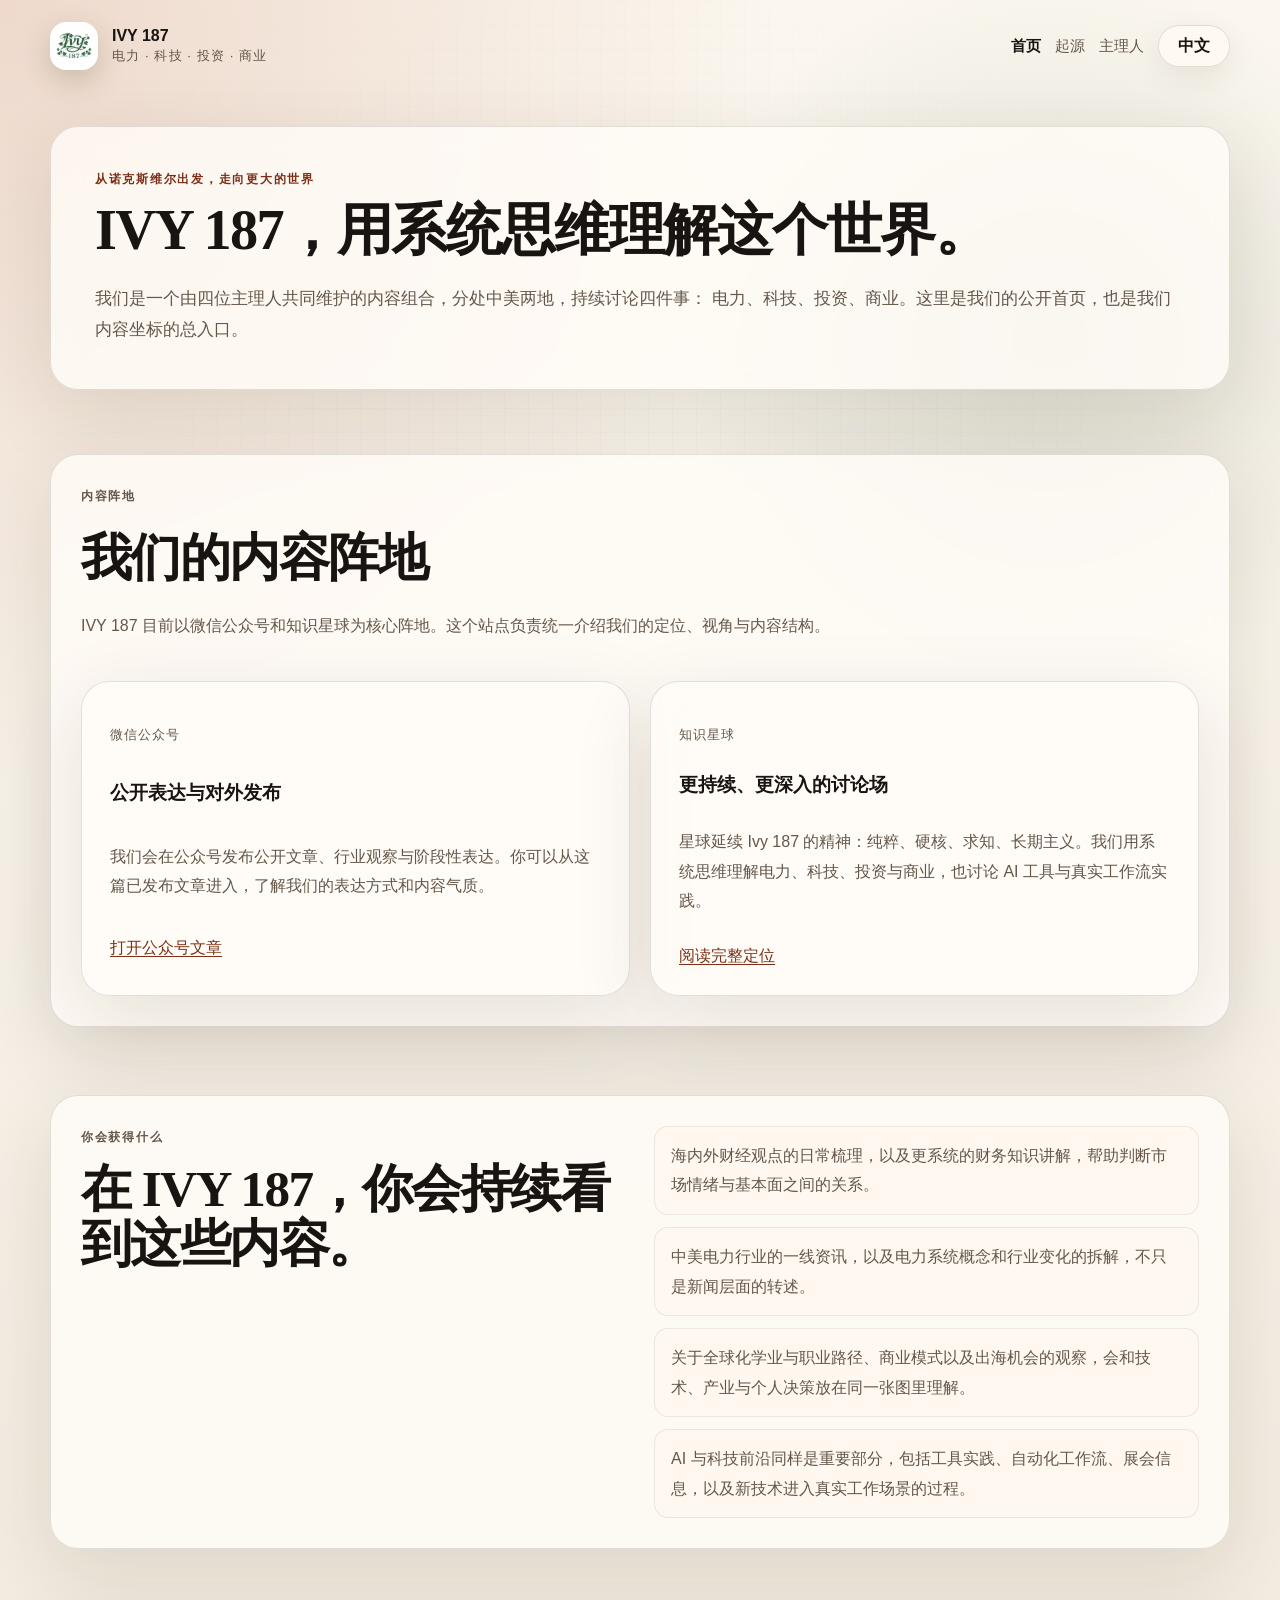
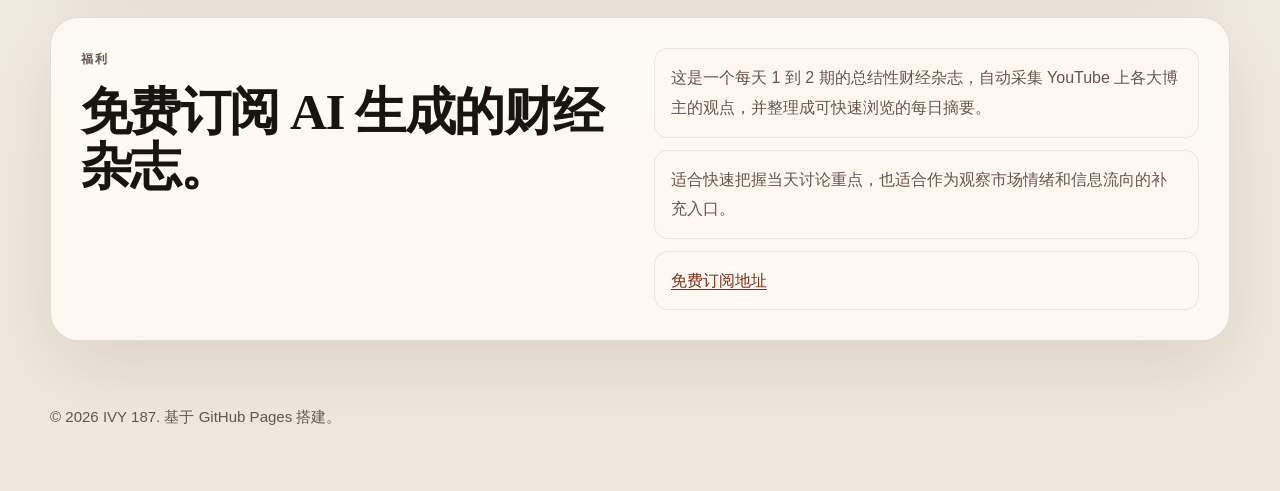
<file: index.html>
<!DOCTYPE html>
<html lang="zh-CN">
  <head>
    <meta charset="UTF-8" />
    <meta name="viewport" content="width=device-width, initial-scale=1.0" />
    <title
      data-title-zh="IVY 187 | 用系统思维理解电力、科技、投资与商业"
      data-title-en="IVY 187 | Systems Thinking on Power, Technology, Investing, and Business"
    >
      IVY 187 | 用系统思维理解电力、科技、投资与商业
    </title>
    <meta
      name="description"
      content="IVY 187 是一个由四位主理人共同维护的内容组合，持续讨论电力、科技、投资与商业。"
      data-description-zh="IVY 187 是一个由四位主理人共同维护的内容组合，持续讨论电力、科技、投资与商业。"
      data-description-en="IVY 187 is a four-person collective focused on power, technology, investing, and business through systems thinking."
    />
    <link rel="stylesheet" href="styles.css" />
  </head>
  <body>
    <div class="site-shell">
      <header class="topbar">
        <div class="brand">
          <img class="brand-mark" src="assets/ivy187-logo.svg" alt="IVY 187 logo" />
          <span class="brand-text">
            <strong>IVY 187</strong>
            <small>
              <span data-lang-content="zh">电力 · 科技 · 投资 · 商业</span>
              <span data-lang-content="en" hidden>Power · Tech · Investing · Business</span>
            </small>
          </span>
        </div>
        <div class="topbar-actions">
          <nav class="nav">
            <a href="index.html" aria-current="page">
              <span data-lang-content="zh">首页</span>
              <span data-lang-content="en" hidden>Home</span>
            </a>
            <a href="posts/own-platform.html">
              <span data-lang-content="zh">起源</span>
              <span data-lang-content="en" hidden>Origin</span>
            </a>
            <a href="curators.html">
              <span data-lang-content="zh">主理人</span>
              <span data-lang-content="en" hidden>Curators</span>
            </a>
          </nav>
          <button class="lang-toggle" type="button" data-lang-toggle>中文</button>
        </div>
      </header>

      <main id="top">
        <section class="hero hero-single" data-reveal>
          <div class="hero-copy">
            <p class="eyebrow">
              <span data-lang-content="zh">从诺克斯维尔出发，走向更大的世界</span>
              <span data-lang-content="en" hidden>From Knoxville to a Wider World</span>
            </p>
            <h1>
              <span data-lang-content="zh">IVY 187，用系统思维理解这个世界。</span>
              <span data-lang-content="en" hidden>IVY 187, making sense of the world through systems thinking.</span>
            </h1>
            <p class="lede">
              <span data-lang-content="zh">
                我们是一个由四位主理人共同维护的内容组合，分处中美两地，持续讨论四件事：
                电力、科技、投资、商业。这里是我们的公开首页，也是我们内容坐标的总入口。
              </span>
              <span data-lang-content="en" hidden>
                We are a four-person collective working across China and the United States, focused on four themes:
                power, technology, investing, and business. This site is our public front page and the central index
                for our work.
              </span>
            </p>
          </div>
        </section>

        <section class="section" id="channels">
          <div class="channels-card">
            <div class="section-heading" data-reveal>
              <p class="eyebrow">
                <span data-lang-content="zh">内容阵地</span>
                <span data-lang-content="en" hidden>Channels</span>
              </p>
              <h2>
                <span data-lang-content="zh">我们的内容阵地</span>
                <span data-lang-content="en" hidden>Where our work lives</span>
              </h2>
              <p>
                <span data-lang-content="zh">IVY 187 目前以微信公众号和知识星球为核心阵地。这个站点负责统一介绍我们的定位、视角与内容结构。</span>
                <span data-lang-content="en" hidden>
                  IVY 187 currently centers on a WeChat official account and a Knowledge Planet community. This site
                  serves as the front page that introduces our positioning, perspective, and content structure.
                </span>
              </p>
            </div>

            <div class="post-grid">
              <article class="post-card" data-reveal>
                <p class="post-meta">
                  <span data-lang-content="zh">微信公众号</span>
                  <span data-lang-content="en" hidden>WeChat Official Account</span>
                </p>
                <h3>
                  <span data-lang-content="zh">公开表达与对外发布</span>
                  <span data-lang-content="en" hidden>Public writing and outward-facing publishing</span>
                </h3>
                <p>
                  <span data-lang-content="zh">我们会在公众号发布公开文章、行业观察与阶段性表达。你可以从这篇已发布文章进入，了解我们的表达方式和内容气质。</span>
                  <span data-lang-content="en" hidden>
                    Our WeChat account is where we publish public essays, industry observations, and outward-facing
                    updates. Start with this published piece to get a feel for how we write and think.
                  </span>
                </p>
                <a href="https://mp.weixin.qq.com/s/KMYpC18nKVwLxsT1N28iNQ" target="_blank" rel="noreferrer">
                  <span data-lang-content="zh">打开公众号文章</span>
                  <span data-lang-content="en" hidden>Read the WeChat article</span>
                </a>
              </article>

              <article class="post-card" data-reveal>
                <p class="post-meta">
                  <span data-lang-content="zh">知识星球</span>
                  <span data-lang-content="en" hidden>Knowledge Planet</span>
                </p>
                <h3>
                  <span data-lang-content="zh">更持续、更深入的讨论场</span>
                  <span data-lang-content="en" hidden>A more sustained space for deeper discussion</span>
                </h3>
                <p>
                  <span data-lang-content="zh">星球延续 Ivy 187 的精神：纯粹、硬核、求知、长期主义。我们用系统思维理解电力、科技、投资与商业，也讨论 AI 工具与真实工作流实践。</span>
                  <span data-lang-content="en" hidden>
                    Our Knowledge Planet community carries forward the spirit of Ivy 187: rigor, curiosity, intellectual
                    honesty, and long-term thinking. We apply systems thinking to power, technology, investing, and
                    business, while also discussing AI tools and real-world workflows.
                  </span>
                </p>
                <a href="posts/positioning.html">
                  <span data-lang-content="zh">阅读完整定位</span>
                  <span data-lang-content="en" hidden>Read our positioning</span>
                </a>
              </article>
            </div>
          </div>
        </section>

        <section class="section" id="offer">
          <div class="contact-card" data-reveal>
            <div>
              <p class="eyebrow">
                <span data-lang-content="zh">你会获得什么</span>
                <span data-lang-content="en" hidden>What You Get</span>
              </p>
              <h2>
                <span data-lang-content="zh">在 IVY 187，你会持续看到这些内容。</span>
                <span data-lang-content="en" hidden>What you can consistently get from IVY 187.</span>
              </h2>
            </div>
            <div class="contact-list">
              <p>
                <span data-lang-content="zh">海内外财经观点的日常梳理，以及更系统的财务知识讲解，帮助判断市场情绪与基本面之间的关系。</span>
                <span data-lang-content="en" hidden>Regular syntheses of financial commentary from China and abroad, together with more structured explainers on finance fundamentals that help connect market sentiment with underlying business reality.</span>
              </p>
              <p>
                <span data-lang-content="zh">中美电力行业的一线资讯，以及电力系统概念和行业变化的拆解，不只是新闻层面的转述。</span>
                <span data-lang-content="en" hidden>First-hand updates from the power sector in both China and the United States, alongside breakdowns of power-system concepts and industry shifts that go beyond surface-level news summaries.</span>
              </p>
              <p>
                <span data-lang-content="zh">关于全球化学业与职业路径、商业模式以及出海机会的观察，会和技术、产业与个人决策放在同一张图里理解。</span>
                <span data-lang-content="en" hidden>Observations on global education and career paths, business models, and cross-border opportunities, framed together with technology, industry, and personal decision-making.</span>
              </p>
              <p>
                <span data-lang-content="zh">AI 与科技前沿同样是重要部分，包括工具实践、自动化工作流、展会信息，以及新技术进入真实工作场景的过程。</span>
                <span data-lang-content="en" hidden>AI and frontier technology are another major focus, including tools in practice, automation workflows, major events, and the process by which new technologies enter real working environments.</span>
              </p>
            </div>
          </div>
        </section>

        <section class="section" id="bonus">
          <div class="contact-card" data-reveal>
            <div>
              <p class="eyebrow">
                <span data-lang-content="zh">福利</span>
                <span data-lang-content="en" hidden>Bonus</span>
              </p>
              <h2>
                <span data-lang-content="zh">免费订阅 AI 生成的财经杂志。</span>
                <span data-lang-content="en" hidden>Free subscription to an AI-generated finance digest.</span>
              </h2>
            </div>
            <div class="contact-list">
              <p>
                <span data-lang-content="zh">这是一个每天 1 到 2 期的总结性财经杂志，自动采集 YouTube 上各大博主的观点，并整理成可快速浏览的每日摘要。</span>
                <span data-lang-content="en" hidden>This is a summary-style finance digest published one to two times per day, automatically gathering viewpoints from major YouTube creators and turning them into a fast daily read.</span>
              </p>
              <p>
                <span data-lang-content="zh">适合快速把握当天讨论重点，也适合作为观察市场情绪和信息流向的补充入口。</span>
                <span data-lang-content="en" hidden>It is useful both for quickly catching the day's main talking points and for tracking shifts in market sentiment and information flow.</span>
              </p>
              <p>
                <a href="https://alpha-signal-daily.beehiiv.com/subscribe" target="_blank" rel="noreferrer">
                  <span data-lang-content="zh">免费订阅地址</span>
                  <span data-lang-content="en" hidden>Free subscription link</span>
                </a>
              </p>
            </div>
          </div>
        </section>
      </main>

      <footer class="footer">
        <p>
          <span>&copy; <span id="year"></span> IVY 187.</span>
          <span data-lang-content="zh">基于 GitHub Pages 搭建。</span>
          <span data-lang-content="en" hidden>Built on GitHub Pages.</span>
        </p>
      </footer>
    </div>

    <script src="script.js"></script>
  </body>
</html>
</file>
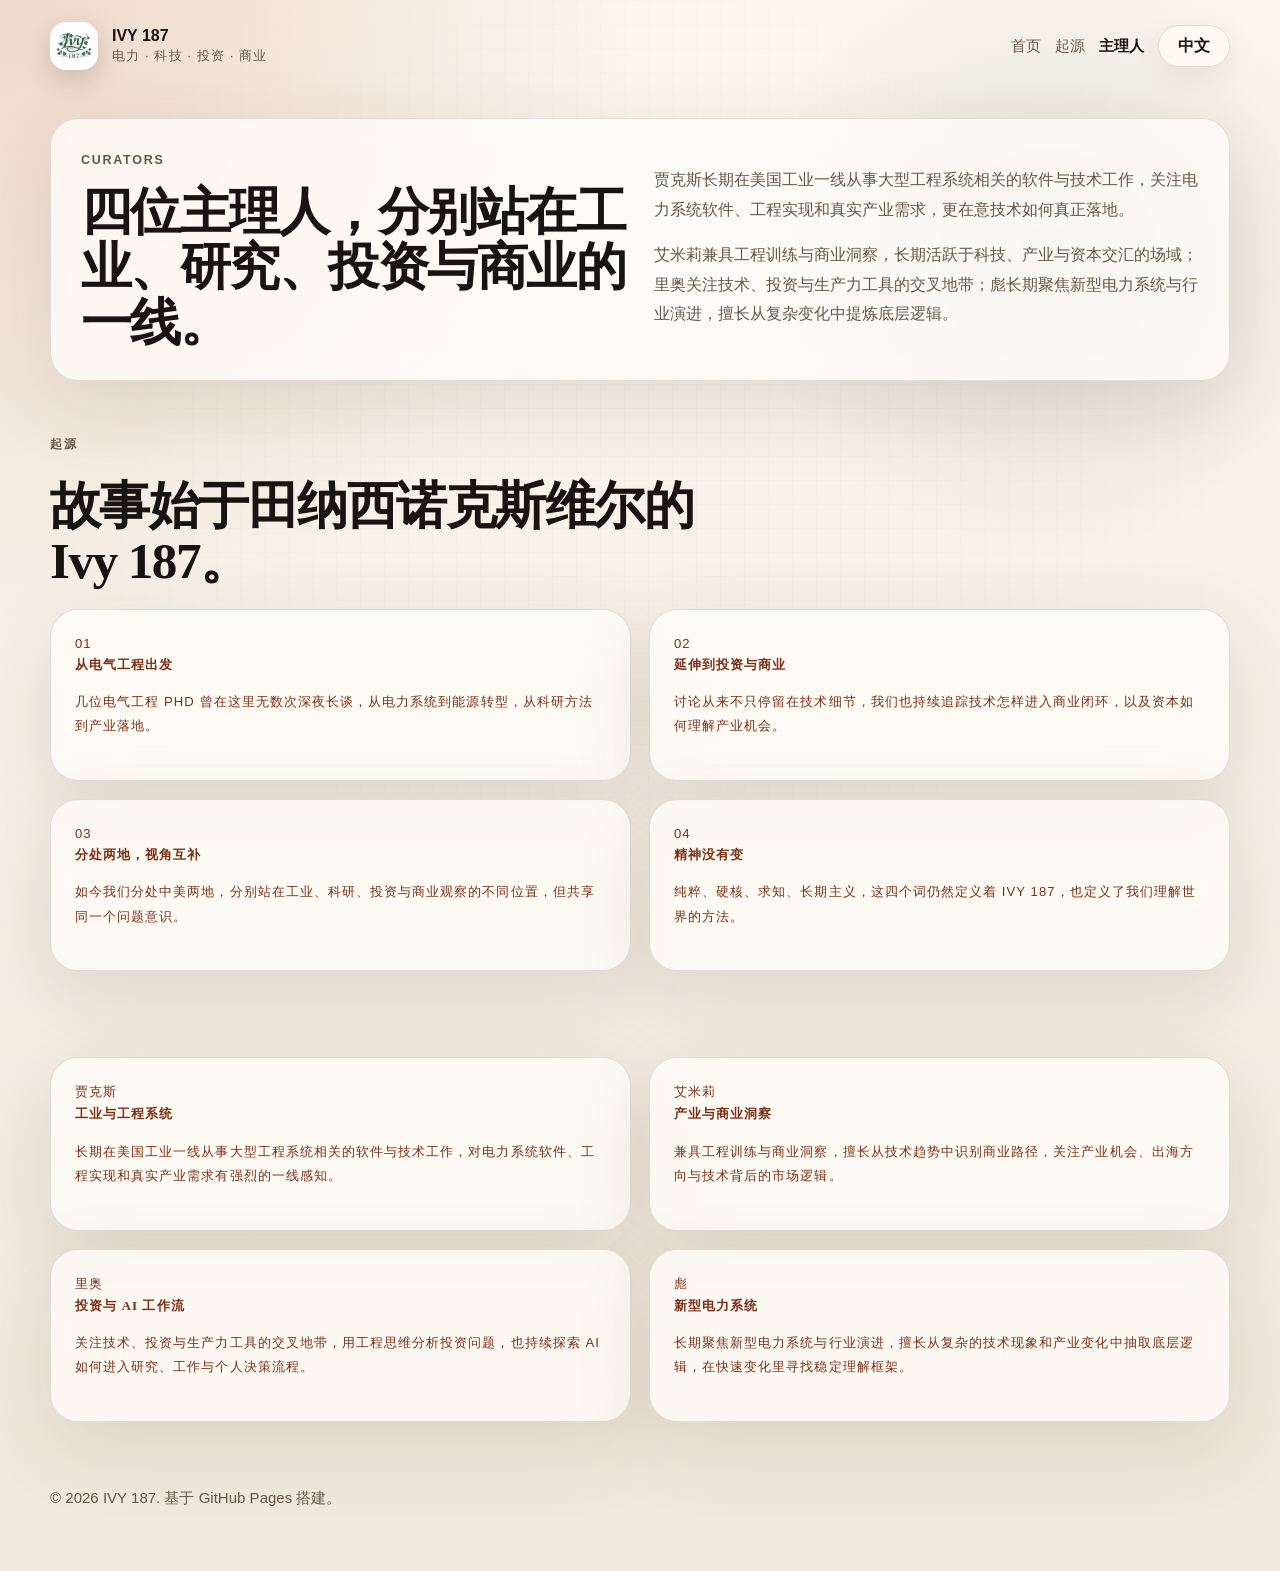
<file: curators.html>
<!DOCTYPE html>
<html lang="zh-CN">
  <head>
    <meta charset="UTF-8" />
    <meta name="viewport" content="width=device-width, initial-scale=1.0" />
    <title data-title-zh="主理人 | IVY 187" data-title-en="Curators | IVY 187">主理人 | IVY 187</title>
    <meta
      name="description"
      content="IVY 187 四位主理人的背景、视角与关注方向。"
      data-description-zh="IVY 187 四位主理人的背景、视角与关注方向。"
      data-description-en="The backgrounds, perspectives, and areas of focus of the four IVY 187 curators."
    />
    <link rel="stylesheet" href="styles.css" />
  </head>
  <body>
    <div class="site-shell">
      <header class="topbar">
        <a class="brand" href="index.html">
          <img class="brand-mark" src="assets/ivy187-logo.svg" alt="IVY 187 logo" />
          <span class="brand-text">
            <strong>IVY 187</strong>
            <small>
              <span data-lang-content="zh">电力 · 科技 · 投资 · 商业</span>
              <span data-lang-content="en" hidden>Power · Tech · Investing · Business</span>
            </small>
          </span>
        </a>
        <div class="topbar-actions">
          <nav class="nav">
            <a href="index.html">
              <span data-lang-content="zh">首页</span>
              <span data-lang-content="en" hidden>Home</span>
            </a>
            <a href="posts/own-platform.html">
              <span data-lang-content="zh">起源</span>
              <span data-lang-content="en" hidden>Origin</span>
            </a>
            <a href="curators.html" aria-current="page">
              <span data-lang-content="zh">主理人</span>
              <span data-lang-content="en" hidden>Curators</span>
            </a>
          </nav>
          <button class="lang-toggle" type="button" data-lang-toggle>中文</button>
        </div>
      </header>

      <main>
        <section class="section">
          <div class="split-panel" data-reveal>
            <div>
              <p class="eyebrow">
                <span data-lang-content="zh">Curators</span>
                <span data-lang-content="en" hidden>Curators</span>
              </p>
              <h2>
                <span data-lang-content="zh">四位主理人，分别站在工业、研究、投资与商业的一线。</span>
                <span data-lang-content="en" hidden>Four curators working from the front lines of industry, research, investing, and business.</span>
              </h2>
            </div>
            <div>
              <p>
                <span data-lang-content="zh">贾克斯长期在美国工业一线从事大型工程系统相关的软件与技术工作，关注电力系统软件、工程实现和真实产业需求，更在意技术如何真正落地。</span>
                <span data-lang-content="en" hidden>
                  Jax works on software and technology for large-scale engineering systems on the industrial front line
                  in the United States, with a strong feel for power-system software, engineering execution, and real
                  industrial demand.
                </span>
              </p>
              <p>
                <span data-lang-content="zh">艾米莉兼具工程训练与商业洞察，长期活跃于科技、产业与资本交汇的场域；里奥关注技术、投资与生产力工具的交叉地带；彪长期聚焦新型电力系统与行业演进，擅长从复杂变化中提炼底层逻辑。</span>
                <span data-lang-content="en" hidden>
                  Emily combines engineering discipline with business insight; Leo focuses on the overlap of
                  technology, investing, and productivity tools; and Biao has long tracked new power systems and
                  industry evolution, extracting first principles from complex change.
                </span>
              </p>
            </div>
          </div>
        </section>

        <section class="section manifesto" id="story">
          <div class="section-heading narrow" data-reveal>
            <p class="eyebrow">
              <span data-lang-content="zh">起源</span>
              <span data-lang-content="en" hidden>Origin Story</span>
            </p>
            <h2>
              <span data-lang-content="zh">故事始于田纳西诺克斯维尔的 Ivy 187。</span>
              <span data-lang-content="en" hidden>The story began at Ivy 187 in Knoxville, Tennessee.</span>
            </h2>
          </div>

          <div class="focus-list">
            <article data-reveal>
              <span>01</span>
              <h3>
                <span data-lang-content="zh">从电气工程出发</span>
                <span data-lang-content="en" hidden>Rooted in electrical engineering</span>
              </h3>
              <p>
                <span data-lang-content="zh">几位电气工程 PhD 曾在这里无数次深夜长谈，从电力系统到能源转型，从科研方法到产业落地。</span>
                <span data-lang-content="en" hidden>
                  Several electrical engineering PhDs spent countless late nights here, talking through everything from
                  power systems and energy transition to research methods and industrial execution.
                </span>
              </p>
            </article>
            <article data-reveal>
              <span>02</span>
              <h3>
                <span data-lang-content="zh">延伸到投资与商业</span>
                <span data-lang-content="en" hidden>Extending into investing and business</span>
              </h3>
              <p>
                <span data-lang-content="zh">讨论从来不只停留在技术细节，我们也持续追踪技术怎样进入商业闭环，以及资本如何理解产业机会。</span>
                <span data-lang-content="en" hidden>
                  The conversation never stopped at technical details. We also kept following how technology enters
                  business reality and how capital interprets industrial opportunity.
                </span>
              </p>
            </article>
            <article data-reveal>
              <span>03</span>
              <h3>
                <span data-lang-content="zh">分处两地，视角互补</span>
                <span data-lang-content="en" hidden>Two countries, complementary vantage points</span>
              </h3>
              <p>
                <span data-lang-content="zh">如今我们分处中美两地，分别站在工业、科研、投资与商业观察的不同位置，但共享同一个问题意识。</span>
                <span data-lang-content="en" hidden>
                  We now live and work across China and the United States, coming from different positions in industry,
                  research, investing, and business observation, while sharing the same core questions.
                </span>
              </p>
            </article>
            <article data-reveal>
              <span>04</span>
              <h3>
                <span data-lang-content="zh">精神没有变</span>
                <span data-lang-content="en" hidden>The spirit stayed the same</span>
              </h3>
              <p>
                <span data-lang-content="zh">纯粹、硬核、求知、长期主义，这四个词仍然定义着 IVY 187，也定义了我们理解世界的方法。</span>
                <span data-lang-content="en" hidden>
                  Rigor, curiosity, intellectual honesty, and long-term thinking still define IVY 187 and the way we
                  approach the world.
                </span>
              </p>
            </article>
          </div>
        </section>

        <section class="section" id="team">
          <div class="focus-list team-list">
            <article data-reveal>
              <span>
                <span data-lang-content="zh">贾克斯</span>
                <span data-lang-content="en" hidden>Jax</span>
              </span>
              <h3>
                <span data-lang-content="zh">工业与工程系统</span>
                <span data-lang-content="en" hidden>Industry and engineering systems</span>
              </h3>
              <p>
                <span data-lang-content="zh">长期在美国工业一线从事大型工程系统相关的软件与技术工作，对电力系统软件、工程实现和真实产业需求有强烈的一线感知。</span>
                <span data-lang-content="en" hidden>
                  He works on software and technology for large-scale engineering systems in U.S. industry, with direct
                  insight into power-system software, engineering execution, and real-world industrial needs.
                </span>
              </p>
            </article>
            <article data-reveal>
              <span>
                <span data-lang-content="zh">艾米莉</span>
                <span data-lang-content="en" hidden>Emily</span>
              </span>
              <h3>
                <span data-lang-content="zh">产业与商业洞察</span>
                <span data-lang-content="en" hidden>Industry and business insight</span>
              </h3>
              <p>
                <span data-lang-content="zh">兼具工程训练与商业洞察，擅长从技术趋势中识别商业路径，关注产业机会、出海方向与技术背后的市场逻辑。</span>
                <span data-lang-content="en" hidden>
                  She combines engineering training with commercial judgment, identifying business paths from technology
                  trends while watching industrial opportunity, global expansion, and the market logic behind technical
                  change.
                </span>
              </p>
            </article>
            <article data-reveal>
              <span>
                <span data-lang-content="zh">里奥</span>
                <span data-lang-content="en" hidden>Leo</span>
              </span>
              <h3>
                <span data-lang-content="zh">投资与 AI 工作流</span>
                <span data-lang-content="en" hidden>Investing and AI workflows</span>
              </h3>
              <p>
                <span data-lang-content="zh">关注技术、投资与生产力工具的交叉地带，用工程思维分析投资问题，也持续探索 AI 如何进入研究、工作与个人决策流程。</span>
                <span data-lang-content="en" hidden>
                  He focuses on the intersection of technology, investing, and productivity tools, applying engineering
                  thinking to investment questions while exploring how AI can enter research, work, and personal
                  decision-making.
                </span>
              </p>
            </article>
            <article data-reveal>
              <span>
                <span data-lang-content="zh">彪</span>
                <span data-lang-content="en" hidden>Biao</span>
              </span>
              <h3>
                <span data-lang-content="zh">新型电力系统</span>
                <span data-lang-content="en" hidden>Next-generation power systems</span>
              </h3>
              <p>
                <span data-lang-content="zh">长期聚焦新型电力系统与行业演进，擅长从复杂的技术现象和产业变化中抽取底层逻辑，在快速变化里寻找稳定理解框架。</span>
                <span data-lang-content="en" hidden>
                  He has long focused on new power systems and industry evolution, extracting first principles from
                  complex technical signals and industrial shifts to build more stable frameworks for understanding
                  change.
                </span>
              </p>
            </article>
          </div>
        </section>
      </main>

      <footer class="footer">
        <p>
          <span>&copy; <span id="year"></span> IVY 187.</span>
          <span data-lang-content="zh">基于 GitHub Pages 搭建。</span>
          <span data-lang-content="en" hidden>Built on GitHub Pages.</span>
        </p>
      </footer>
    </div>

    <script src="script.js"></script>
  </body>
</html>
</file>
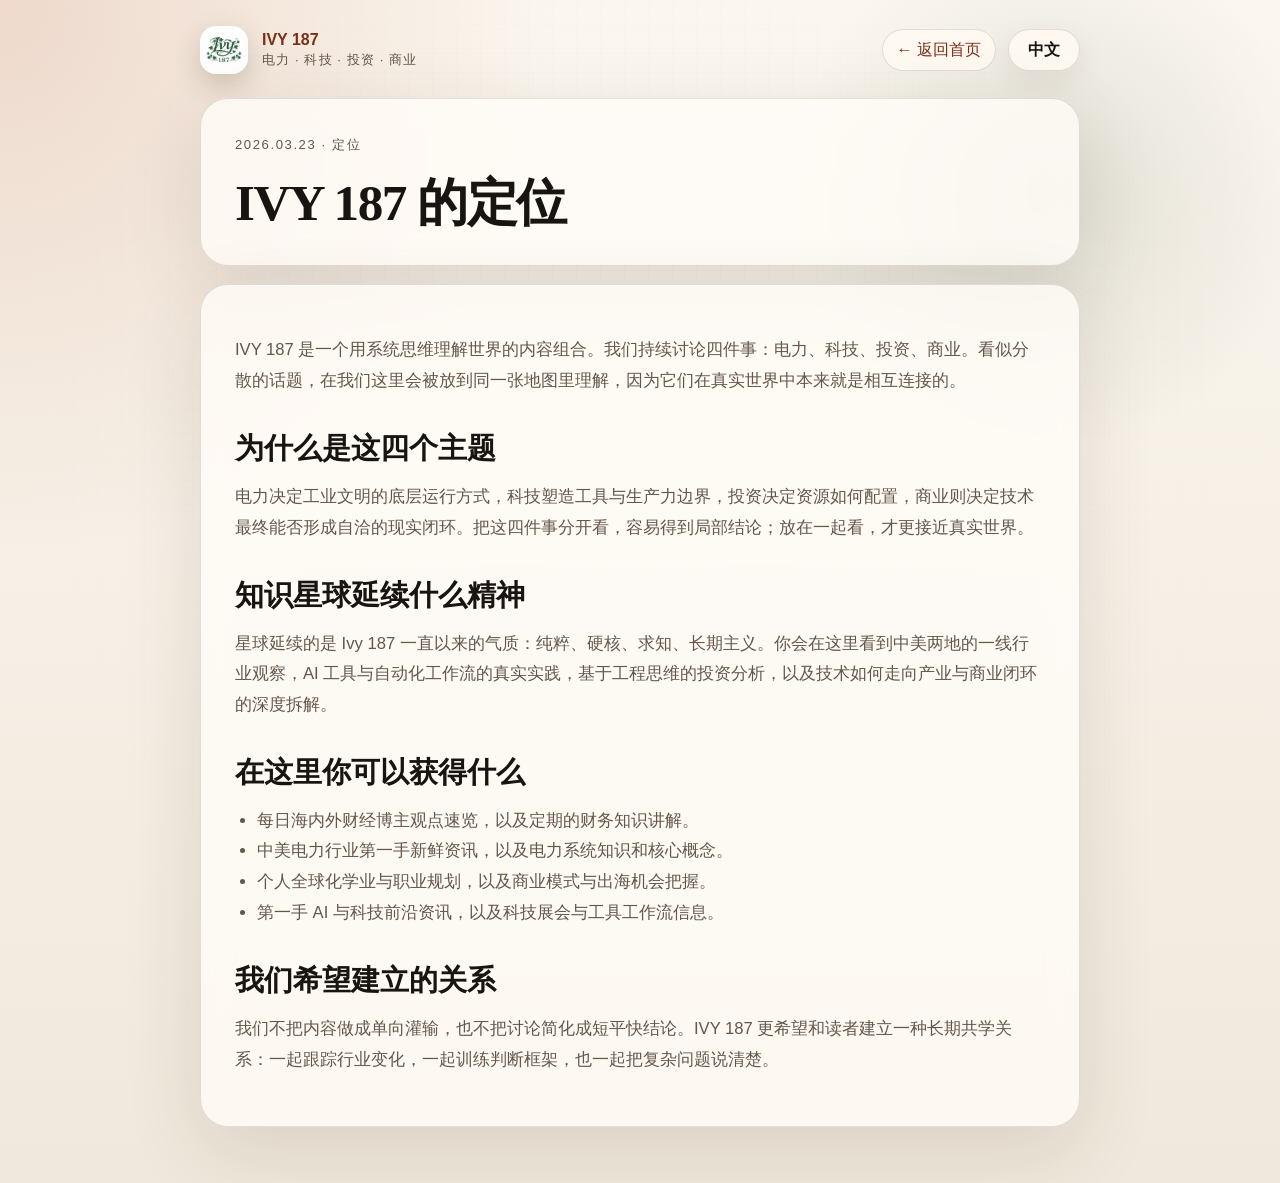
<file: posts/launch-note.html>
<!DOCTYPE html>
<html lang="zh-CN">
  <head>
    <meta charset="UTF-8" />
    <meta http-equiv="refresh" content="0; url=positioning.html" />
    <meta name="viewport" content="width=device-width, initial-scale=1.0" />
    <title data-title-zh="页面已迁移 | IVY 187" data-title-en="Page Moved | IVY 187">
      页面已迁移 | IVY 187
    </title>
    <meta
      name="description"
      content="IVY 187 页面已迁移。"
      data-description-zh="IVY 187 页面已迁移。"
      data-description-en="An IVY 187 page has moved."
    />
    <link rel="stylesheet" href="../styles.css" />
  </head>
  <body class="article-page">
    <main class="article-shell">
      <div class="article-topbar">
        <a class="brand article-brand" href="../index.html">
          <img class="brand-mark" src="../assets/ivy187-logo.svg" alt="IVY 187 logo" />
          <span class="brand-text">
            <strong>IVY 187</strong>
            <small>
              <span data-lang-content="zh">电力 · 科技 · 投资 · 商业</span>
              <span data-lang-content="en" hidden>Power · Tech · Investing · Business</span>
            </small>
          </span>
        </a>
        <div class="article-actions">
          <a class="article-back" href="../index.html">
            <span data-lang-content="zh">← 返回首页</span>
            <span data-lang-content="en" hidden>← Back home</span>
          </a>
          <button class="lang-toggle" type="button" data-lang-toggle>中文</button>
        </div>
      </div>

      <header class="article-hero">
        <p class="article-meta">IVY 187</p>
        <h1>
          <span data-lang-content="zh">页面已迁移</span>
          <span data-lang-content="en" hidden>Page moved</span>
        </h1>
      </header>

      <article class="article-content">
        <p>
          <span data-lang-content="zh">内容已迁移到新的定位页。</span>
          <span data-lang-content="en" hidden>This content has moved to the updated positioning page.</span>
        </p>
        <p>
          <a href="positioning.html">
            <span data-lang-content="zh">如果没有自动跳转，点这里继续。</span>
            <span data-lang-content="en" hidden>If the redirect does not happen automatically, continue here.</span>
          </a>
        </p>
      </article>
    </main>

    <script src="../script.js"></script>
  </body>
</html>
</file>
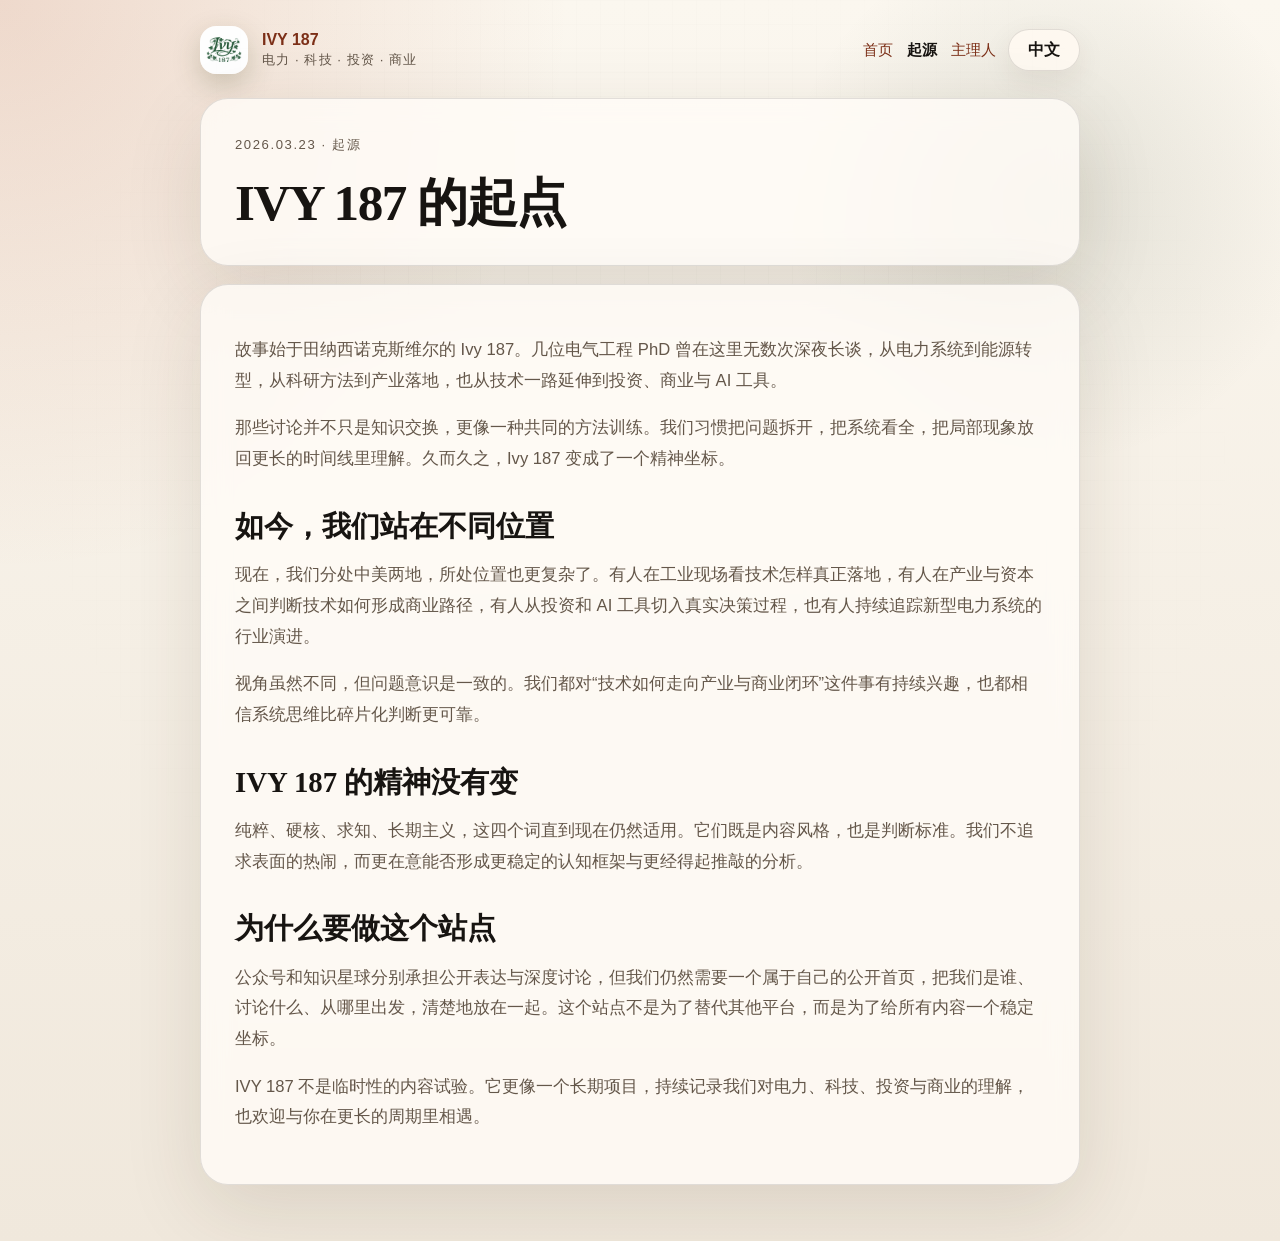
<file: posts/own-platform.html>
<!DOCTYPE html>
<html lang="zh-CN">
  <head>
    <meta charset="UTF-8" />
    <meta name="viewport" content="width=device-width, initial-scale=1.0" />
    <title data-title-zh="IVY 187 的起点 | IVY 187" data-title-en="The Beginning of IVY 187 | IVY 187">
      IVY 187 的起点 | IVY 187
    </title>
    <meta
      name="description"
      content="IVY 187 的起点，从田纳西诺克斯维尔的 Ivy 187 到一个跨中美两地的长期内容组合。"
      data-description-zh="IVY 187 的起点，从田纳西诺克斯维尔的 Ivy 187 到一个跨中美两地的长期内容组合。"
      data-description-en="The beginning of IVY 187, from Knoxville, Tennessee to a long-term content collective spanning China and the United States."
    />
    <link rel="stylesheet" href="../styles.css" />
  </head>
  <body class="article-page">
    <main class="article-shell">
      <div class="article-topbar">
        <a class="brand article-brand" href="../index.html">
          <img class="brand-mark" src="../assets/ivy187-logo.svg" alt="IVY 187 logo" />
          <span class="brand-text">
            <strong>IVY 187</strong>
            <small>
              <span data-lang-content="zh">电力 · 科技 · 投资 · 商业</span>
              <span data-lang-content="en" hidden>Power · Tech · Investing · Business</span>
            </small>
          </span>
        </a>
        <div class="article-actions">
          <nav class="nav">
            <a href="../index.html">
              <span data-lang-content="zh">首页</span>
              <span data-lang-content="en" hidden>Home</span>
            </a>
            <a href="own-platform.html" aria-current="page">
              <span data-lang-content="zh">起源</span>
              <span data-lang-content="en" hidden>Origin</span>
            </a>
            <a href="../curators.html">
              <span data-lang-content="zh">主理人</span>
              <span data-lang-content="en" hidden>Curators</span>
            </a>
          </nav>
          <button class="lang-toggle" type="button" data-lang-toggle>中文</button>
        </div>
      </div>

      <header class="article-hero">
        <p class="article-meta">
          <span data-lang-content="zh">2026.03.23 · 起源</span>
          <span data-lang-content="en" hidden>2026.03.23 · Origin</span>
        </p>
        <h1>
          <span data-lang-content="zh">IVY 187 的起点</span>
          <span data-lang-content="en" hidden>The Beginning of IVY 187</span>
        </h1>
      </header>

      <article class="article-content">
        <p>
          <span data-lang-content="zh">故事始于田纳西诺克斯维尔的 Ivy 187。几位电气工程 PhD 曾在这里无数次深夜长谈，从电力系统到能源转型，从科研方法到产业落地，也从技术一路延伸到投资、商业与 AI 工具。</span>
          <span data-lang-content="en" hidden>
            The story began at Ivy 187 in Knoxville, Tennessee. Several electrical engineering PhDs spent countless
            late nights here talking through power systems, energy transition, research methods, industrial execution,
            and eventually investing, business, and AI tools.
          </span>
        </p>
        <p>
          <span data-lang-content="zh">那些讨论并不只是知识交换，更像一种共同的方法训练。我们习惯把问题拆开，把系统看全，把局部现象放回更长的时间线里理解。久而久之，Ivy 187 变成了一个精神坐标。</span>
          <span data-lang-content="en" hidden>
            Those conversations were more than information exchange. They became a shared training ground for method:
            break problems apart, see the whole system, and place local events back into a longer timeline. Over time,
            Ivy 187 became a shared point of orientation.
          </span>
        </p>

        <h2>
          <span data-lang-content="zh">如今，我们站在不同位置</span>
          <span data-lang-content="en" hidden>Now we stand in different places</span>
        </h2>
        <p>
          <span data-lang-content="zh">现在，我们分处中美两地，所处位置也更复杂了。有人在工业现场看技术怎样真正落地，有人在产业与资本之间判断技术如何形成商业路径，有人从投资和 AI 工具切入真实决策过程，也有人持续追踪新型电力系统的行业演进。</span>
          <span data-lang-content="en" hidden>
            Today we work across China and the United States, and our vantage points have diversified. Some of us watch
            technology land in real industrial settings, some study how technologies become viable business paths
            between industry and capital, some approach decisions through investing and AI tools, and some continue to
            track the evolution of next-generation power systems.
          </span>
        </p>
        <p>
          <span data-lang-content="zh">视角虽然不同，但问题意识是一致的。我们都对“技术如何走向产业与商业闭环”这件事有持续兴趣，也都相信系统思维比碎片化判断更可靠。</span>
          <span data-lang-content="en" hidden>
            Our perspectives differ, but the underlying questions are shared. We all care about how technology reaches
            industrial and commercial closure, and we all believe systems thinking is more reliable than fragmented
            judgment.
          </span>
        </p>

        <h2>
          <span data-lang-content="zh">IVY 187 的精神没有变</span>
          <span data-lang-content="en" hidden>The spirit of IVY 187 did not change</span>
        </h2>
        <p>
          <span data-lang-content="zh">纯粹、硬核、求知、长期主义，这四个词直到现在仍然适用。它们既是内容风格，也是判断标准。我们不追求表面的热闹，而更在意能否形成更稳定的认知框架与更经得起推敲的分析。</span>
          <span data-lang-content="en" hidden>
            Rigor, curiosity, intellectual honesty, and long-term thinking still describe us well. These are not only
            stylistic preferences, but standards for judgment. We do not optimize for surface-level noise; we care
            more about building durable mental models and analyses that can withstand scrutiny.
          </span>
        </p>

        <h2>
          <span data-lang-content="zh">为什么要做这个站点</span>
          <span data-lang-content="en" hidden>Why build this website</span>
        </h2>
        <p>
          <span data-lang-content="zh">公众号和知识星球分别承担公开表达与深度讨论，但我们仍然需要一个属于自己的公开首页，把我们是谁、讨论什么、从哪里出发，清楚地放在一起。这个站点不是为了替代其他平台，而是为了给所有内容一个稳定坐标。</span>
          <span data-lang-content="en" hidden>
            Our WeChat account and Knowledge Planet community serve different roles: public expression and deeper
            discussion. But we still needed a front page of our own, a place that clearly states who we are, what we
            discuss, and where we come from. This site is not meant to replace other platforms; it gives all of our
            work a stable point of reference.
          </span>
        </p>
        <p>
          <span data-lang-content="zh">IVY 187 不是临时性的内容试验。它更像一个长期项目，持续记录我们对电力、科技、投资与商业的理解，也欢迎与你在更长的周期里相遇。</span>
          <span data-lang-content="en" hidden>
            IVY 187 is not a temporary content experiment. It is a long-term project that keeps recording how we think
            about power, technology, investing, and business, and we hope to meet readers over a much longer horizon.
          </span>
        </p>
      </article>
    </main>

    <script src="../script.js"></script>
  </body>
</html>
</file>
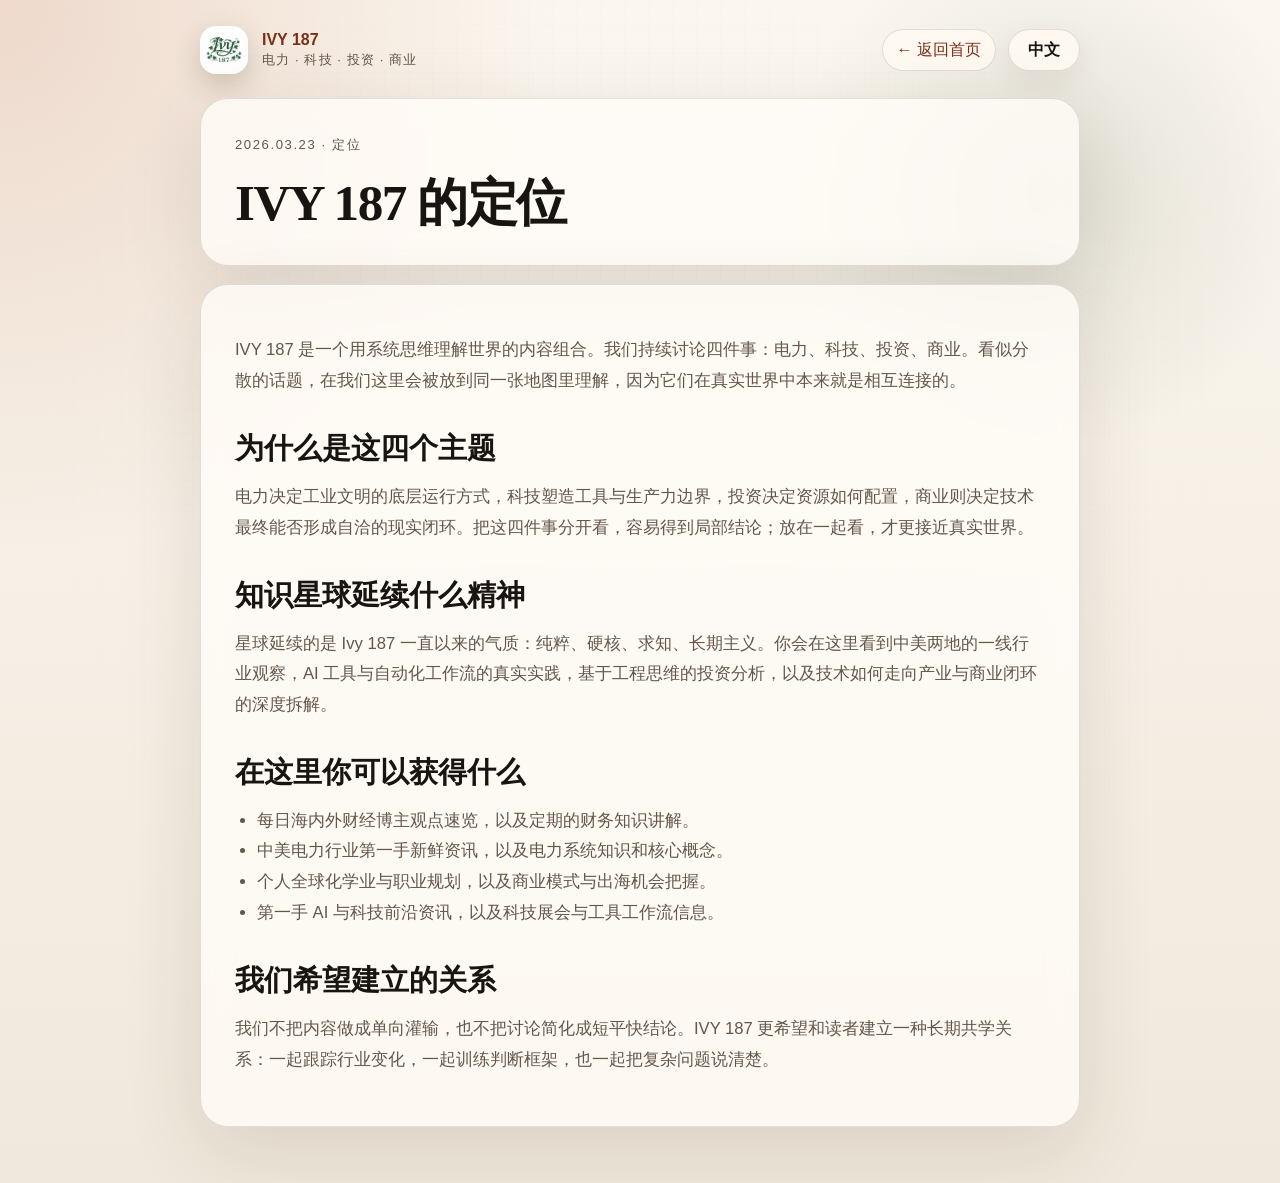
<file: posts/positioning.html>
<!DOCTYPE html>
<html lang="zh-CN">
  <head>
    <meta charset="UTF-8" />
    <meta name="viewport" content="width=device-width, initial-scale=1.0" />
    <title data-title-zh="IVY 187 的定位 | IVY 187" data-title-en="The Positioning of IVY 187 | IVY 187">
      IVY 187 的定位 | IVY 187
    </title>
    <meta
      name="description"
      content="IVY 187 讨论电力、科技、投资与商业，用系统思维连接它们。"
      data-description-zh="IVY 187 讨论电力、科技、投资与商业，用系统思维连接它们。"
      data-description-en="IVY 187 connects power, technology, investing, and business through systems thinking."
    />
    <link rel="stylesheet" href="../styles.css" />
  </head>
  <body class="article-page">
    <main class="article-shell">
      <div class="article-topbar">
        <a class="brand article-brand" href="../index.html">
          <img class="brand-mark" src="../assets/ivy187-logo.svg" alt="IVY 187 logo" />
          <span class="brand-text">
            <strong>IVY 187</strong>
            <small>
              <span data-lang-content="zh">电力 · 科技 · 投资 · 商业</span>
              <span data-lang-content="en" hidden>Power · Tech · Investing · Business</span>
            </small>
          </span>
        </a>
        <div class="article-actions">
          <a class="article-back" href="../index.html">
            <span data-lang-content="zh">← 返回首页</span>
            <span data-lang-content="en" hidden>← Back home</span>
          </a>
          <button class="lang-toggle" type="button" data-lang-toggle>中文</button>
        </div>
      </div>

      <header class="article-hero">
        <p class="article-meta">
          <span data-lang-content="zh">2026.03.23 · 定位</span>
          <span data-lang-content="en" hidden>2026.03.23 · Positioning</span>
        </p>
        <h1>
          <span data-lang-content="zh">IVY 187 的定位</span>
          <span data-lang-content="en" hidden>The Positioning of IVY 187</span>
        </h1>
      </header>

      <article class="article-content">
        <p>
          <span data-lang-content="zh">IVY 187 是一个用系统思维理解世界的内容组合。我们持续讨论四件事：电力、科技、投资、商业。看似分散的话题，在我们这里会被放到同一张地图里理解，因为它们在真实世界中本来就是相互连接的。</span>
          <span data-lang-content="en" hidden>
            IVY 187 is a content collective that tries to understand the world through systems thinking. We keep
            returning to four themes: power, technology, investing, and business. These topics may appear separate,
            but we place them on the same map because they are deeply connected in the real world.
          </span>
        </p>

        <h2>
          <span data-lang-content="zh">为什么是这四个主题</span>
          <span data-lang-content="en" hidden>Why these four themes</span>
        </h2>
        <p>
          <span data-lang-content="zh">电力决定工业文明的底层运行方式，科技塑造工具与生产力边界，投资决定资源如何配置，商业则决定技术最终能否形成自洽的现实闭环。把这四件事分开看，容易得到局部结论；放在一起看，才更接近真实世界。</span>
          <span data-lang-content="en" hidden>
            Power determines how industrial civilization operates at a foundational level. Technology expands the
            boundary of tools and productivity. Investing determines where resources flow. Business determines whether a
            technology can close the loop in the real world. Looking at these domains separately often produces local
            conclusions; seeing them together gets us closer to reality.
          </span>
        </p>

        <h2>
          <span data-lang-content="zh">知识星球延续什么精神</span>
          <span data-lang-content="en" hidden>What spirit the Knowledge Planet extends</span>
        </h2>
        <p>
          <span data-lang-content="zh">星球延续的是 Ivy 187 一直以来的气质：纯粹、硬核、求知、长期主义。你会在这里看到中美两地的一线行业观察，AI 工具与自动化工作流的真实实践，基于工程思维的投资分析，以及技术如何走向产业与商业闭环的深度拆解。</span>
          <span data-lang-content="en" hidden>
            The Knowledge Planet community extends the spirit that has always defined Ivy 187: rigor, curiosity,
            intellectual honesty, and long-term thinking. Here you will find first-hand industry observations from
            China and the United States, practical use of AI tools and automation workflows, investment analysis rooted
            in engineering thinking, and deep breakdowns of how technology reaches industrial and commercial closure.
          </span>
        </p>

        <h2>
          <span data-lang-content="zh">在这里你可以获得什么</span>
          <span data-lang-content="en" hidden>What you can get here</span>
        </h2>
        <ul>
          <li>
            <span data-lang-content="zh">每日海内外财经博主观点速览，以及定期的财务知识讲解。</span>
            <span data-lang-content="en" hidden>Daily briefs on financial voices across China and abroad, plus regular explainers on finance and accounting basics.</span>
          </li>
          <li>
            <span data-lang-content="zh">中美电力行业第一手新鲜资讯，以及电力系统知识和核心概念。</span>
            <span data-lang-content="en" hidden>First-hand updates from the power industry in China and the United States, along with power-system concepts and foundational knowledge.</span>
          </li>
          <li>
            <span data-lang-content="zh">个人全球化学业与职业规划，以及商业模式与出海机会把握。</span>
            <span data-lang-content="en" hidden>Guidance on global education and career planning, together with observations on business models and international expansion opportunities.</span>
          </li>
          <li>
            <span data-lang-content="zh">第一手 AI 与科技前沿资讯，以及科技展会与工具工作流信息。</span>
            <span data-lang-content="en" hidden>First-hand updates on AI and frontier technology, plus practical notes on tech events, tools, and workflows.</span>
          </li>
        </ul>

        <h2>
          <span data-lang-content="zh">我们希望建立的关系</span>
          <span data-lang-content="en" hidden>The relationship we want to build</span>
        </h2>
        <p>
          <span data-lang-content="zh">我们不把内容做成单向灌输，也不把讨论简化成短平快结论。IVY 187 更希望和读者建立一种长期共学关系：一起跟踪行业变化，一起训练判断框架，也一起把复杂问题说清楚。</span>
          <span data-lang-content="en" hidden>
            We do not want content to be one-way broadcasting, nor do we want discussion reduced to short and shallow
            conclusions. IVY 187 aims for a long-term learning relationship with readers: tracking industry change
            together, refining judgment frameworks together, and making complex problems understandable together.
          </span>
        </p>
      </article>
    </main>

    <script src="../script.js"></script>
  </body>
</html>
</file>
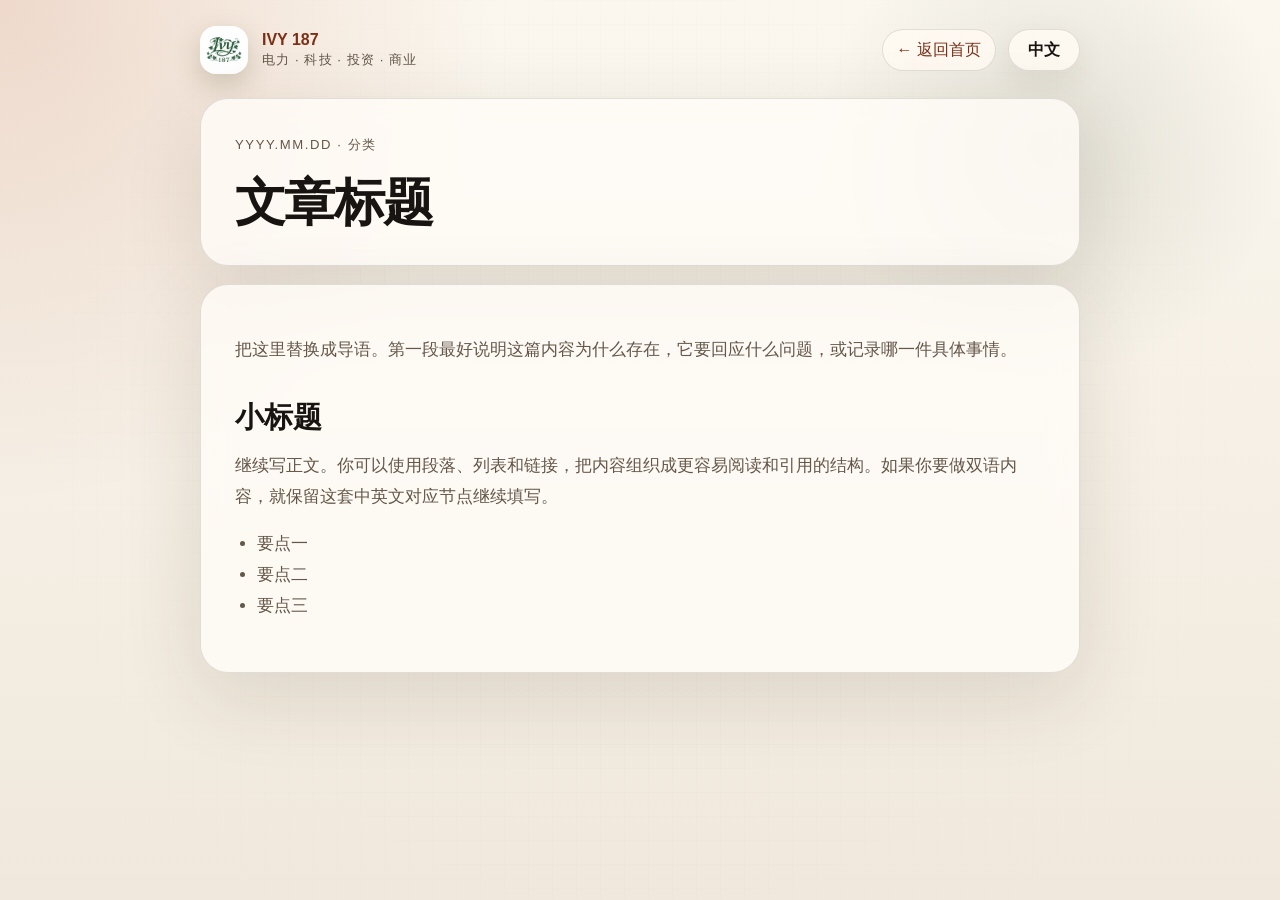
<file: posts/template.html>
<!DOCTYPE html>
<html lang="zh-CN">
  <head>
    <meta charset="UTF-8" />
    <meta name="viewport" content="width=device-width, initial-scale=1.0" />
    <title data-title-zh="文章标题 | IVY 187" data-title-en="Article Title | IVY 187">文章标题 | IVY 187</title>
    <meta
      name="description"
      content="IVY 187 文章模板。"
      data-description-zh="IVY 187 文章模板。"
      data-description-en="IVY 187 article template."
    />
    <link rel="stylesheet" href="../styles.css" />
  </head>
  <body class="article-page">
    <main class="article-shell">
      <div class="article-topbar">
        <a class="brand article-brand" href="../index.html">
          <img class="brand-mark" src="../assets/ivy187-logo.svg" alt="IVY 187 logo" />
          <span class="brand-text">
            <strong>IVY 187</strong>
            <small>
              <span data-lang-content="zh">电力 · 科技 · 投资 · 商业</span>
              <span data-lang-content="en" hidden>Power · Tech · Investing · Business</span>
            </small>
          </span>
        </a>
        <div class="article-actions">
          <a class="article-back" href="../index.html">
            <span data-lang-content="zh">← 返回首页</span>
            <span data-lang-content="en" hidden>← Back home</span>
          </a>
          <button class="lang-toggle" type="button" data-lang-toggle>中文</button>
        </div>
      </div>

      <header class="article-hero">
        <p class="article-meta">
          <span data-lang-content="zh">YYYY.MM.DD · 分类</span>
          <span data-lang-content="en" hidden>YYYY.MM.DD · Category</span>
        </p>
        <h1>
          <span data-lang-content="zh">文章标题</span>
          <span data-lang-content="en" hidden>Article Title</span>
        </h1>
      </header>

      <article class="article-content">
        <p>
          <span data-lang-content="zh">把这里替换成导语。第一段最好说明这篇内容为什么存在，它要回应什么问题，或记录哪一件具体事情。</span>
          <span data-lang-content="en" hidden>Replace this paragraph with your lead. The first paragraph should explain why this piece exists, what problem it responds to, or what specific event it records.</span>
        </p>

        <h2>
          <span data-lang-content="zh">小标题</span>
          <span data-lang-content="en" hidden>Subheading</span>
        </h2>
        <p>
          <span data-lang-content="zh">继续写正文。你可以使用段落、列表和链接，把内容组织成更容易阅读和引用的结构。如果你要做双语内容，就保留这套中英文对应节点继续填写。</span>
          <span data-lang-content="en" hidden>Continue with the body. Use paragraphs, lists, and links to organize the piece into a structure that is easier to read and cite. If you want bilingual posts, keep this paired Chinese-English structure and fill in both sides.</span>
        </p>

        <ul>
          <li>
            <span data-lang-content="zh">要点一</span>
            <span data-lang-content="en" hidden>Point one</span>
          </li>
          <li>
            <span data-lang-content="zh">要点二</span>
            <span data-lang-content="en" hidden>Point two</span>
          </li>
          <li>
            <span data-lang-content="zh">要点三</span>
            <span data-lang-content="en" hidden>Point three</span>
          </li>
        </ul>
      </article>
    </main>

    <script src="../script.js"></script>
  </body>
</html>
</file>
<file: styles.css>
:root {
  --bg: #f6f1e8;
  --bg-soft: rgba(255, 250, 242, 0.78);
  --ink: #171411;
  --muted: #64574a;
  --line: rgba(23, 20, 17, 0.12);
  --accent: #b4512d;
  --accent-deep: #7c2f17;
  --card: rgba(255, 252, 247, 0.82);
  --shadow: 0 24px 80px rgba(58, 38, 19, 0.12);
  --radius-lg: 28px;
  --radius-md: 20px;
  --radius-sm: 14px;
  --sans: "IBM Plex Sans", "Source Han Sans SC", "PingFang SC", "Hiragino Sans GB",
    "Microsoft YaHei", sans-serif;
  --serif: "Source Han Serif SC", "Songti SC", "Noto Serif CJK SC", serif;
}

* {
  box-sizing: border-box;
}

[hidden] {
  display: none !important;
}

html {
  scroll-behavior: smooth;
}

body {
  margin: 0;
  font-family: var(--sans);
  color: var(--ink);
  background:
    radial-gradient(circle at top left, rgba(180, 81, 45, 0.18), transparent 32%),
    radial-gradient(circle at 82% 16%, rgba(59, 75, 52, 0.12), transparent 18%),
    linear-gradient(180deg, #fbf7ef 0%, #f0e8dc 100%);
}

body::before {
  content: "";
  position: fixed;
  inset: 0;
  pointer-events: none;
  background-image:
    linear-gradient(rgba(23, 20, 17, 0.035) 1px, transparent 1px),
    linear-gradient(90deg, rgba(23, 20, 17, 0.035) 1px, transparent 1px);
  background-size: 24px 24px;
  mask-image: radial-gradient(circle at center, black 40%, transparent 88%);
  opacity: 0.35;
}

a {
  color: inherit;
}

.site-shell {
  width: min(1180px, calc(100% - 32px));
  margin: 0 auto;
  padding-bottom: 48px;
}

.topbar {
  display: flex;
  justify-content: space-between;
  align-items: center;
  gap: 20px;
  padding: 22px 0 14px;
}

.topbar-actions {
  display: flex;
  align-items: center;
  gap: 14px;
}

.brand {
  display: inline-flex;
  align-items: center;
  gap: 14px;
  text-decoration: none;
}

.brand-mark {
  width: 48px;
  height: 48px;
  border-radius: 16px;
  flex-shrink: 0;
  object-fit: cover;
  box-shadow: 0 10px 28px rgba(62, 70, 28, 0.22);
}

.brand-text {
  display: flex;
  flex-direction: column;
  gap: 2px;
}

.brand-text strong {
  font-size: 1rem;
}

.brand-text small {
  color: var(--muted);
  letter-spacing: 0.08em;
  text-transform: uppercase;
}

.nav {
  display: flex;
  flex-wrap: wrap;
  justify-content: flex-end;
  gap: 14px;
}

.nav a {
  text-decoration: none;
  color: var(--muted);
  font-size: 0.95rem;
}

.nav a[aria-current="page"] {
  color: var(--ink);
  font-weight: 700;
}

.lang-toggle {
  min-width: 72px;
  min-height: 42px;
  padding: 0 18px;
  border: 1px solid var(--line);
  border-radius: 999px;
  background: rgba(255, 250, 242, 0.88);
  color: var(--ink);
  font: inherit;
  font-weight: 700;
  cursor: pointer;
  box-shadow: 0 10px 30px rgba(58, 38, 19, 0.08);
  transition:
    background-color 0.2s ease,
    color 0.2s ease,
    transform 0.2s ease;
}

.lang-toggle:hover {
  background: var(--ink);
  color: #fdf8f1;
  transform: translateY(-1px);
}

.hero,
.section,
.footer {
  position: relative;
  z-index: 1;
}

.hero {
  display: grid;
  grid-template-columns: 1.5fr 1fr;
  gap: 28px;
  padding: 42px 0 30px;
}

.hero-single {
  grid-template-columns: 1fr;
}

.hero-copy,
.hero-panel,
.channels-card,
.split-panel,
.contact-card,
.post-card,
.focus-list article {
  backdrop-filter: blur(14px);
  background: var(--card);
  border: 1px solid var(--line);
  box-shadow: var(--shadow);
}

.hero-copy {
  padding: 44px;
  border-radius: var(--radius-lg);
}

.hero-single .hero-copy {
  max-width: none;
}

.hero-single .lede {
  max-width: none;
}

.eyebrow {
  margin: 0 0 12px;
  color: var(--accent-deep);
  letter-spacing: 0.14em;
  font-size: 0.78rem;
  font-weight: 700;
  text-transform: uppercase;
}

.hero h1,
.section h2,
.split-panel h2,
.contact-card h2,
.article-page h1 {
  margin: 0;
  font-family: var(--serif);
  font-weight: 700;
  line-height: 1.08;
  letter-spacing: -0.03em;
}

.hero h1 {
  max-width: 11ch;
  font-size: clamp(2.8rem, 7vw, 5.5rem);
}

.hero.hero-single h1 {
  max-width: none;
  font-size: clamp(2.8rem, 4.4vw, 4.5rem);
  white-space: normal;
  text-wrap: pretty;
  overflow-wrap: normal;
}

.lede {
  max-width: 58ch;
  margin: 22px 0 0;
  color: var(--muted);
  font-size: 1.08rem;
  line-height: 1.8;
}

.hero-panel {
  padding: 24px;
  border-radius: var(--radius-lg);
}

.panel-card {
  padding: 22px;
  border-radius: var(--radius-md);
  background: linear-gradient(160deg, rgba(180, 81, 45, 0.94), rgba(87, 42, 20, 0.94));
  color: #fff6ec;
}

.panel-card span,
.panel-mini span,
.focus-list span,
.post-meta {
  display: inline-block;
  font-size: 0.82rem;
  letter-spacing: 0.08em;
  text-transform: uppercase;
}

.panel-card strong {
  display: block;
  margin-top: 10px;
  font-size: 1.45rem;
}

.panel-card p {
  margin: 12px 0 0;
  line-height: 1.7;
}

.panel-grid {
  display: grid;
  grid-template-columns: repeat(2, minmax(0, 1fr));
  gap: 14px;
  margin-top: 16px;
}

.panel-mini {
  min-height: 128px;
  padding: 16px;
  border-radius: var(--radius-md);
  background: rgba(255, 250, 242, 0.92);
  border: 1px solid rgba(23, 20, 17, 0.1);
}

.panel-mini p {
  margin: 20px 0 0;
  font-weight: 600;
  line-height: 1.5;
}

.section {
  padding: 34px 0;
}

.section-heading {
  display: grid;
  gap: 10px;
  margin-bottom: 20px;
}

.channels-card {
  display: grid;
  gap: 24px;
  padding: 30px;
  border-radius: var(--radius-lg);
}

.channels-card .section-heading {
  margin-bottom: 0;
}

.section-heading h2,
.split-panel h2,
.contact-card h2,
.article-page h1 {
  font-size: clamp(2rem, 4vw, 3.2rem);
}

.section-heading p,
.split-panel p,
.contact-card p,
.post-card p,
.focus-list p,
.article-page p,
.article-page li {
  color: var(--muted);
  line-height: 1.85;
}

.narrow {
  max-width: 720px;
}

.post-grid {
  display: grid;
  grid-template-columns: repeat(2, minmax(0, 1fr));
  gap: 20px;
}

.post-card {
  display: grid;
  gap: 14px;
  padding: 28px;
  border-radius: var(--radius-lg);
}

.post-card h3,
.focus-list h3,
.article-page h2 {
  margin: 0;
  font-family: var(--serif);
  line-height: 1.2;
}

.post-card a,
.contact-list a,
.article-page a {
  color: var(--accent-deep);
  text-decoration-thickness: 1px;
  text-underline-offset: 0.18em;
}

.manifesto {
  padding-top: 18px;
}

.focus-list {
  display: grid;
  grid-template-columns: repeat(2, minmax(0, 1fr));
  gap: 18px;
}

.focus-list article {
  padding: 24px;
  border-radius: var(--radius-lg);
}

.focus-list span {
  color: var(--accent-deep);
}

.split-panel,
.contact-card {
  display: grid;
  grid-template-columns: repeat(2, minmax(0, 1fr));
  gap: 28px;
  padding: 30px;
  border-radius: var(--radius-lg);
}

.contact-list {
  display: grid;
  gap: 12px;
  align-content: start;
}

.contact-list p {
  margin: 0;
  padding: 14px 16px;
  border-radius: var(--radius-sm);
  background: rgba(255, 249, 240, 0.86);
  border: 1px solid rgba(23, 20, 17, 0.08);
}

.team-list {
  margin-top: 18px;
}

.footer {
  padding-top: 18px;
  color: var(--muted);
  font-size: 0.94rem;
}

[data-reveal] {
  opacity: 0;
  transform: translateY(22px);
  transition:
    opacity 0.7s ease,
    transform 0.7s ease;
}

[data-reveal].is-visible {
  opacity: 1;
  transform: translateY(0);
}

.article-page {
  min-height: 100vh;
}

.article-shell {
  width: min(880px, calc(100% - 32px));
  margin: 0 auto;
  padding: 26px 0 56px;
}

.article-topbar {
  display: flex;
  justify-content: space-between;
  align-items: center;
  gap: 18px;
  margin-bottom: 24px;
}

.article-actions {
  display: flex;
  align-items: center;
  gap: 12px;
}

.article-brand {
  flex-shrink: 0;
}

.article-back {
  display: inline-flex;
  align-items: center;
  min-height: 42px;
  padding: 0 14px;
  border: 1px solid var(--line);
  border-radius: 999px;
  background: rgba(255, 250, 242, 0.88);
  color: var(--muted);
  text-decoration: none;
}

.article-hero,
.article-content {
  backdrop-filter: blur(14px);
  background: var(--card);
  border: 1px solid var(--line);
  box-shadow: var(--shadow);
}

.article-hero {
  padding: 34px;
  border-radius: var(--radius-lg);
}

.article-meta {
  margin: 0 0 18px;
  color: var(--accent-deep);
  letter-spacing: 0.12em;
  font-size: 0.82rem;
  text-transform: uppercase;
}

.article-content {
  margin-top: 18px;
  padding: 34px;
  border-radius: var(--radius-lg);
}

.article-content h2 {
  margin-top: 34px;
  font-size: 1.8rem;
}

.article-content p,
.article-content li {
  font-size: 1.04rem;
}

.article-content ul {
  padding-left: 22px;
}

@media (max-width: 900px) {
  .hero,
  .post-grid,
  .focus-list,
  .split-panel,
  .contact-card {
    grid-template-columns: 1fr;
  }

  .hero-copy,
  .hero-panel,
  .channels-card,
  .split-panel,
  .contact-card,
  .post-card,
  .focus-list article,
  .article-hero,
  .article-content {
    padding: 22px;
  }

  .site-shell,
  .article-shell {
    width: min(100% - 20px, 1180px);
  }

  .topbar {
    align-items: flex-start;
    flex-direction: column;
  }

  .topbar-actions,
  .article-topbar,
  .article-actions {
    width: 100%;
    align-items: flex-start;
    flex-direction: column;
  }

  .nav {
    justify-content: flex-start;
  }

  .hero-single h1 {
    white-space: normal;
  }
}

@media (prefers-reduced-motion: reduce) {
  html {
    scroll-behavior: auto;
  }

  [data-reveal] {
    opacity: 1;
    transform: none;
    transition: none;
  }
}
</file>
